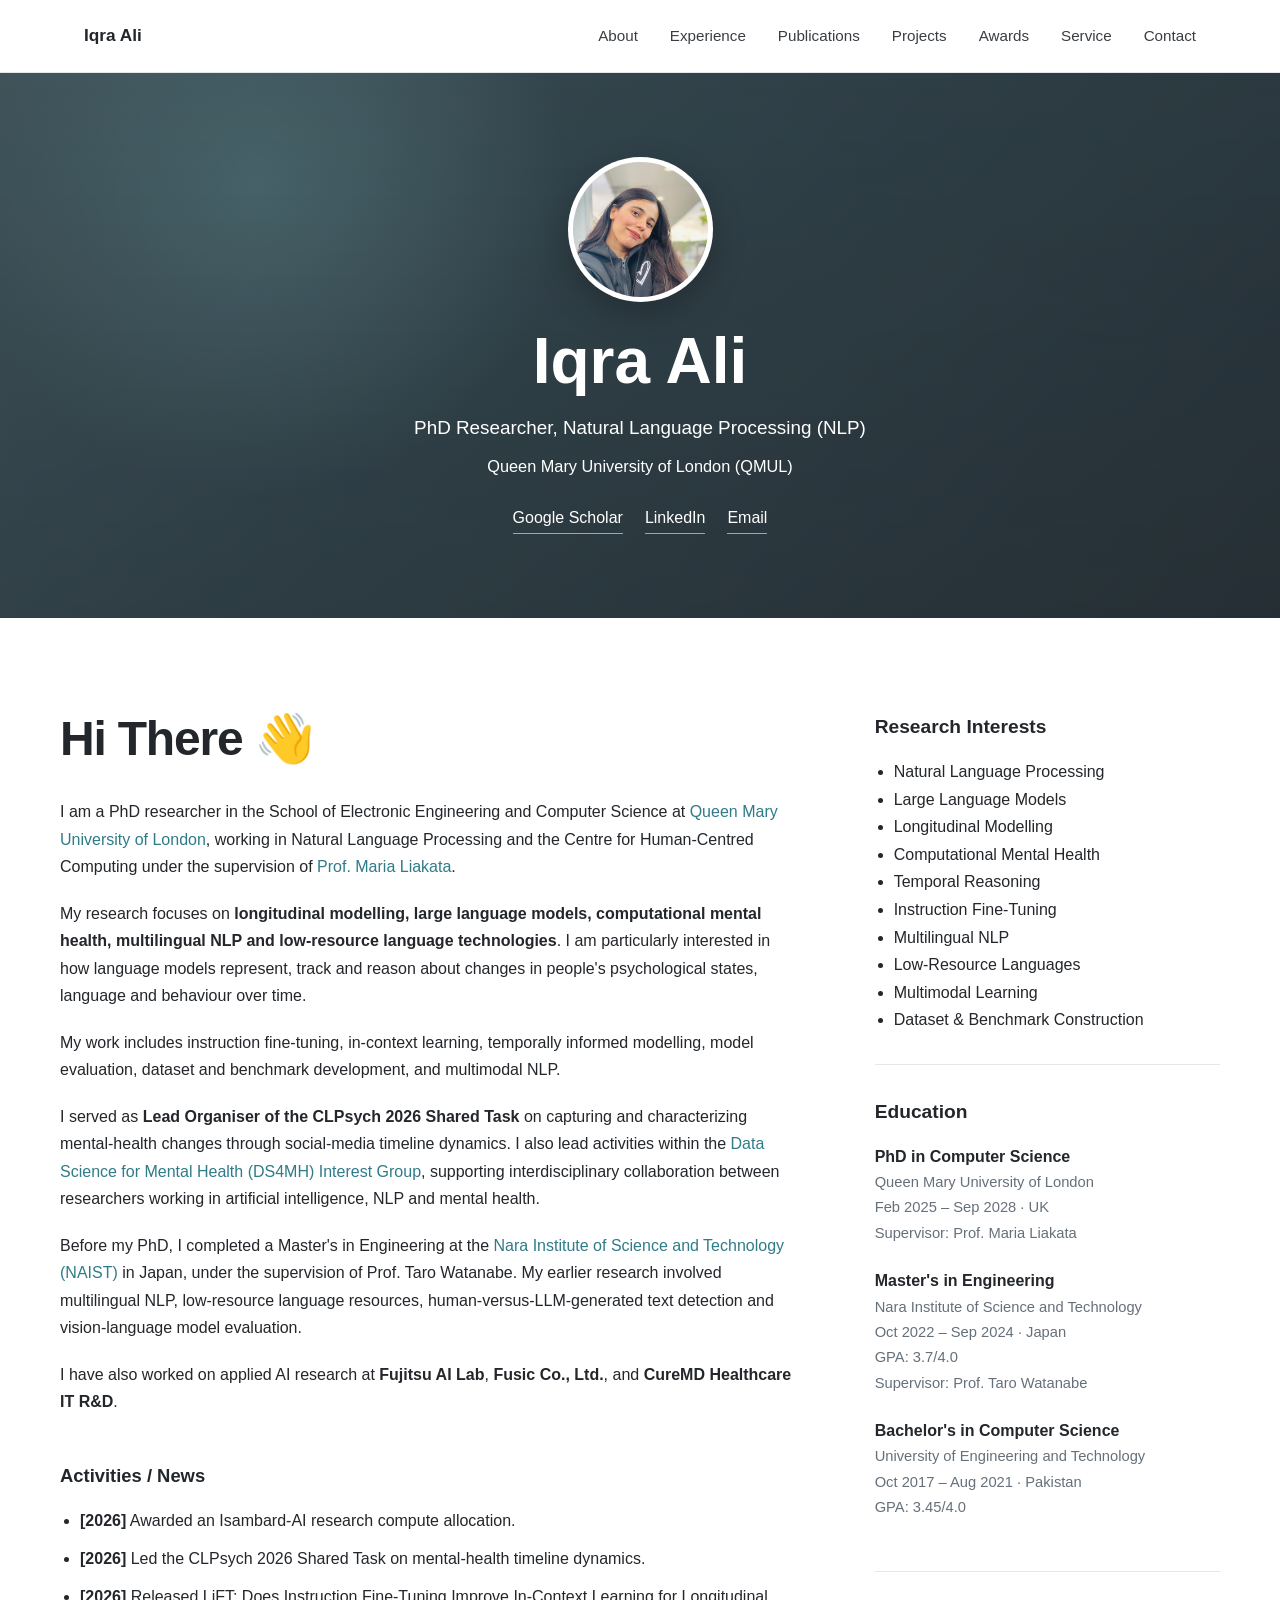
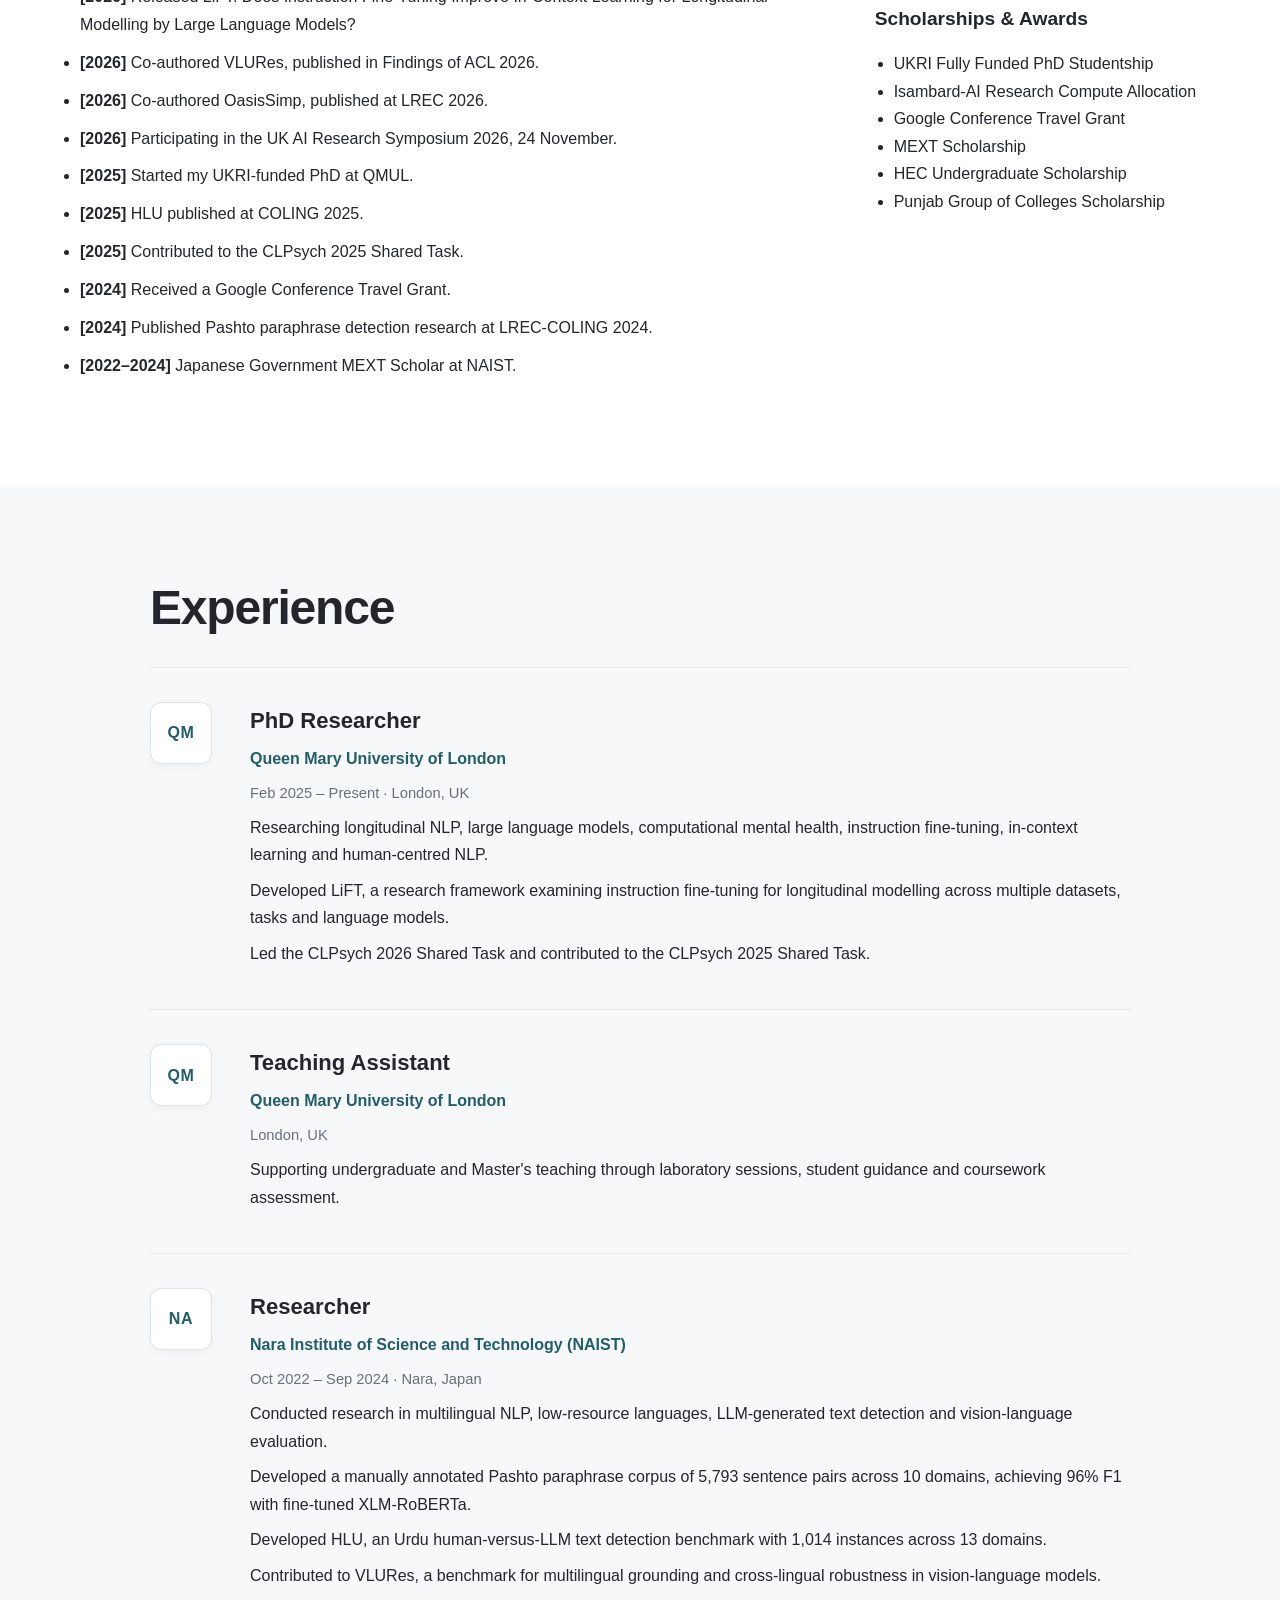
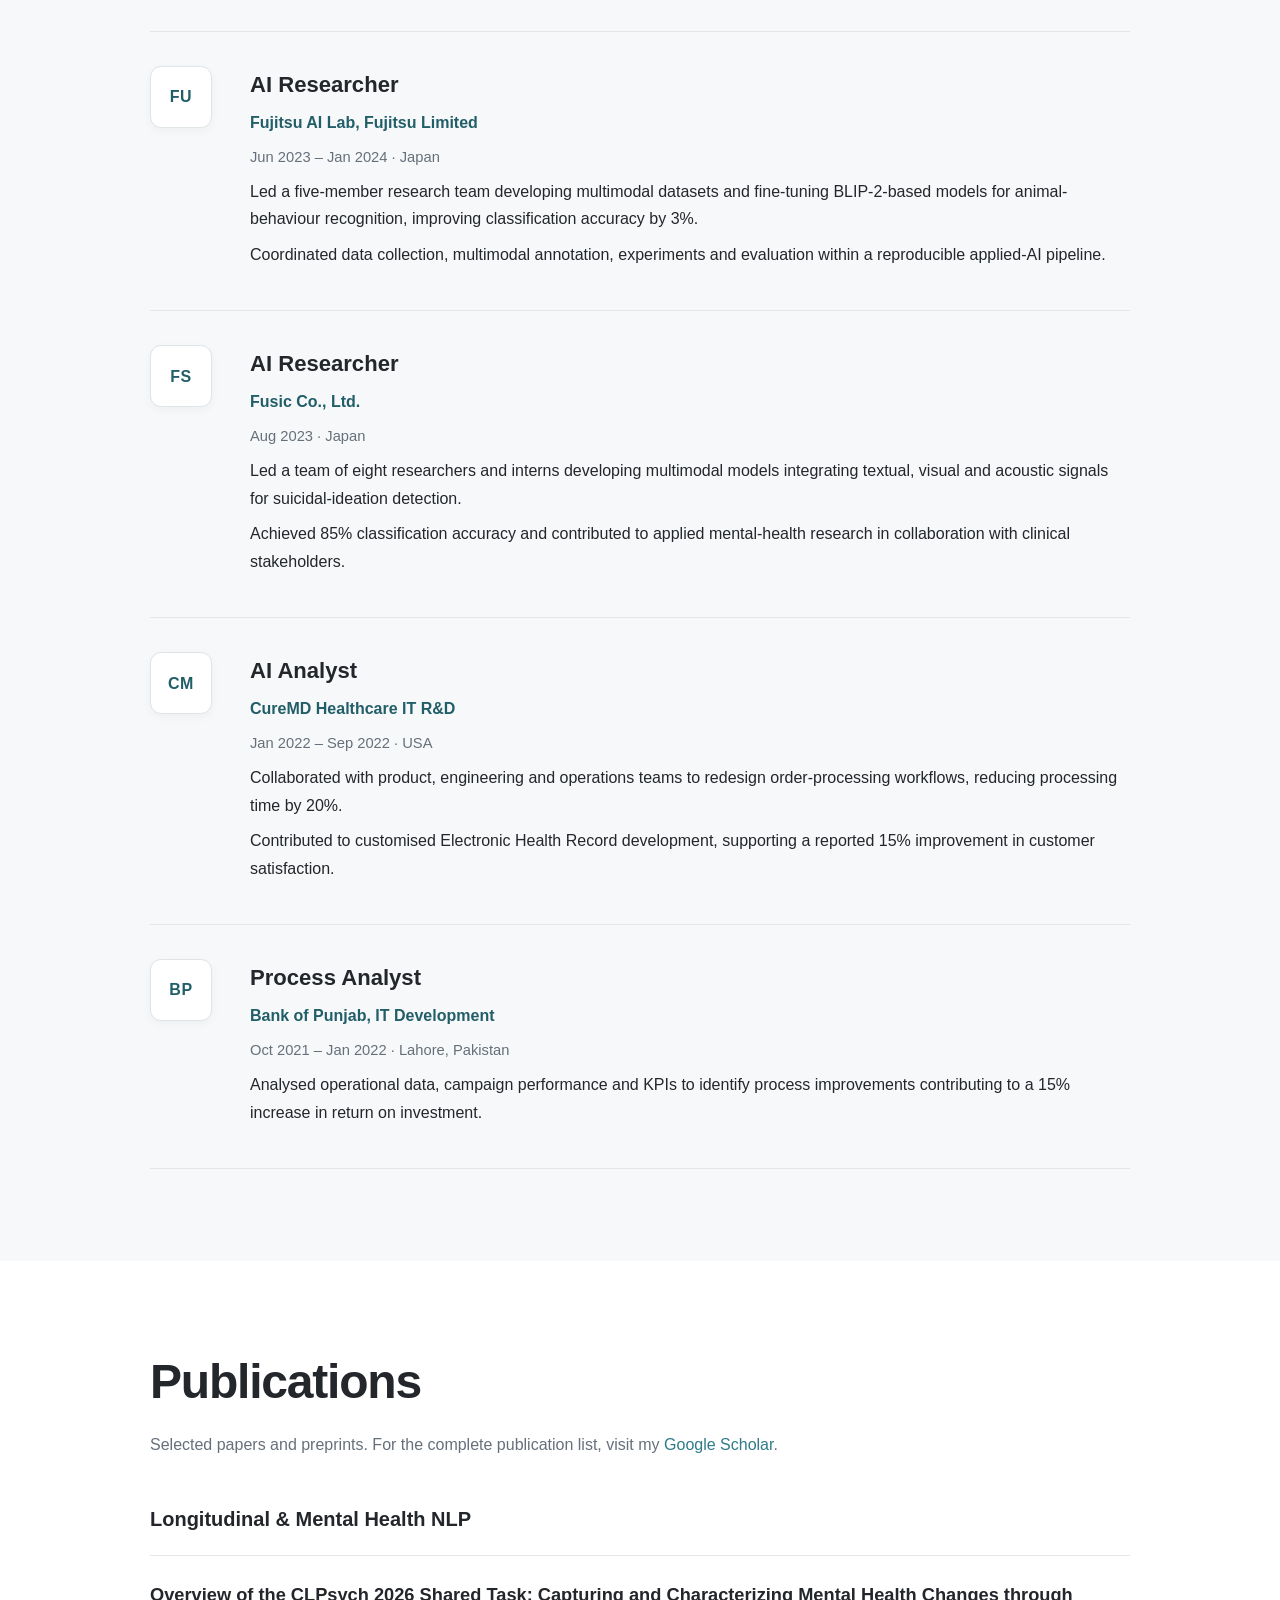
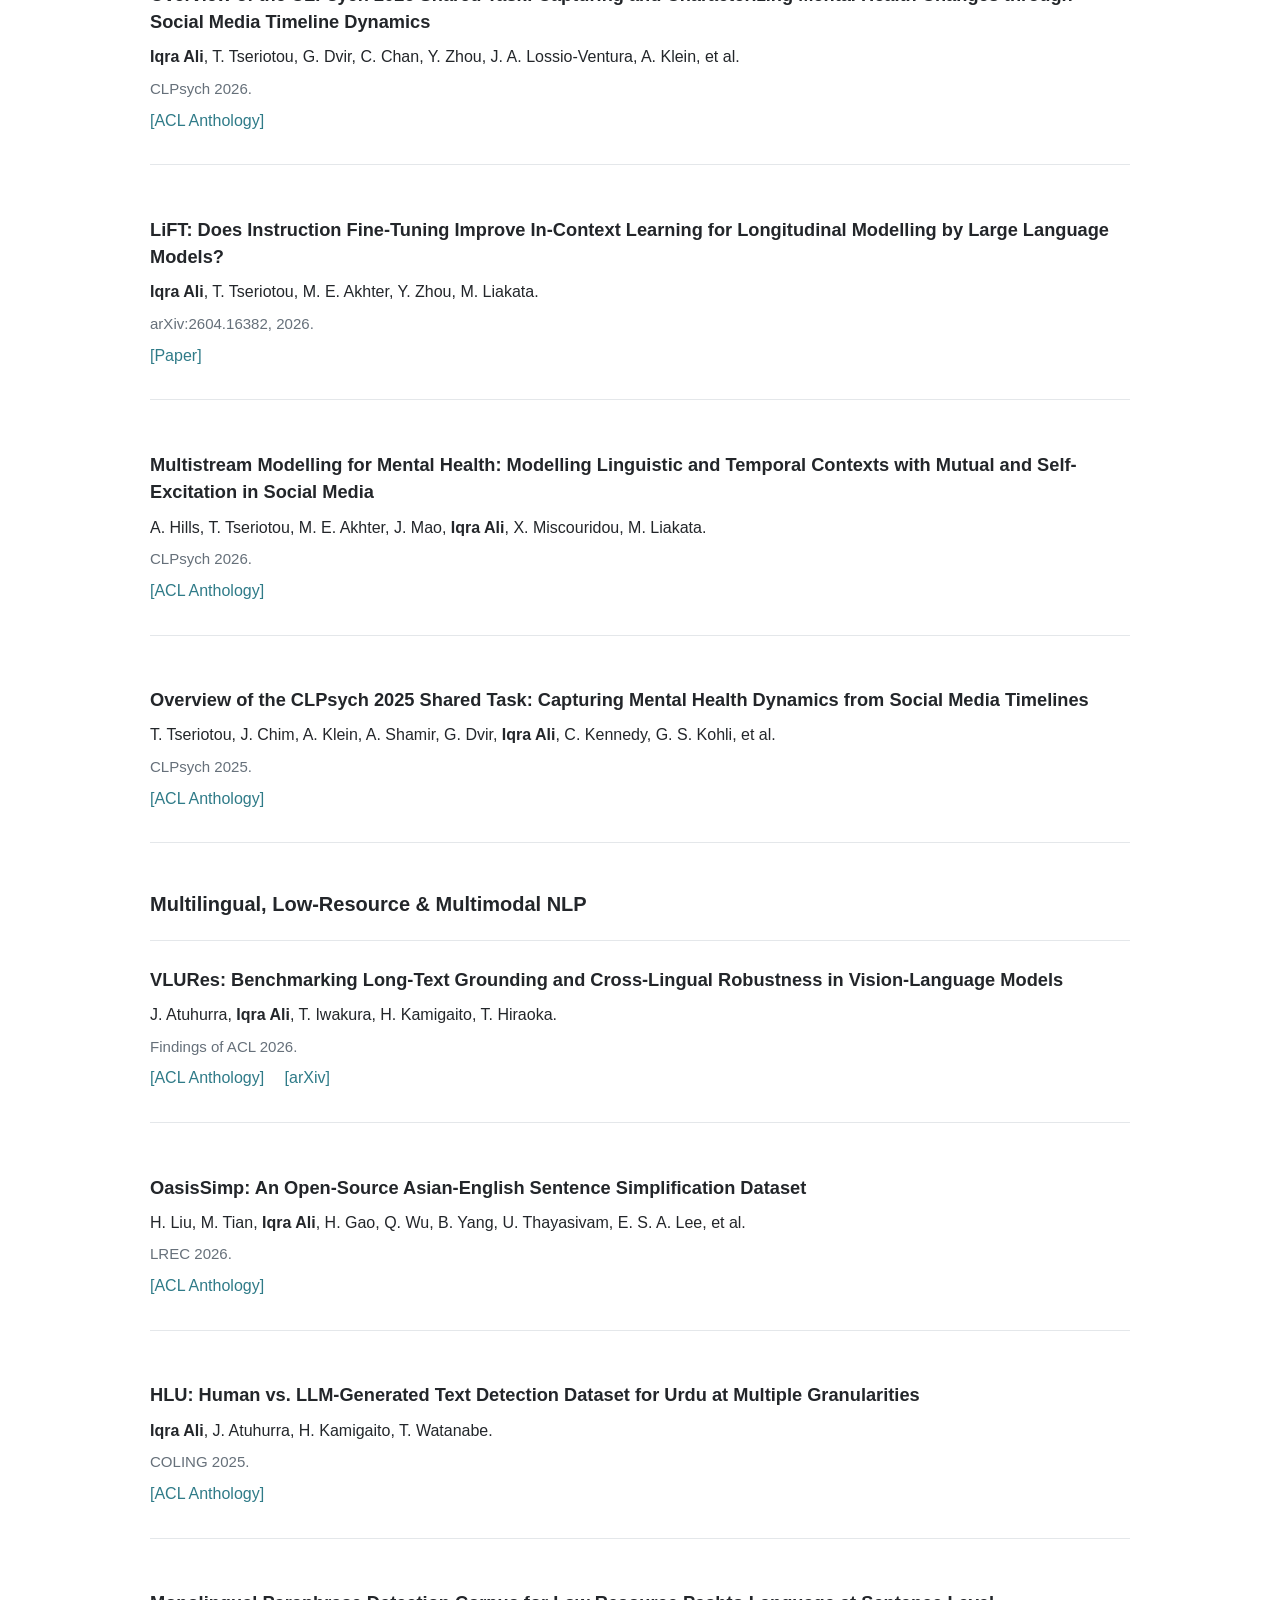
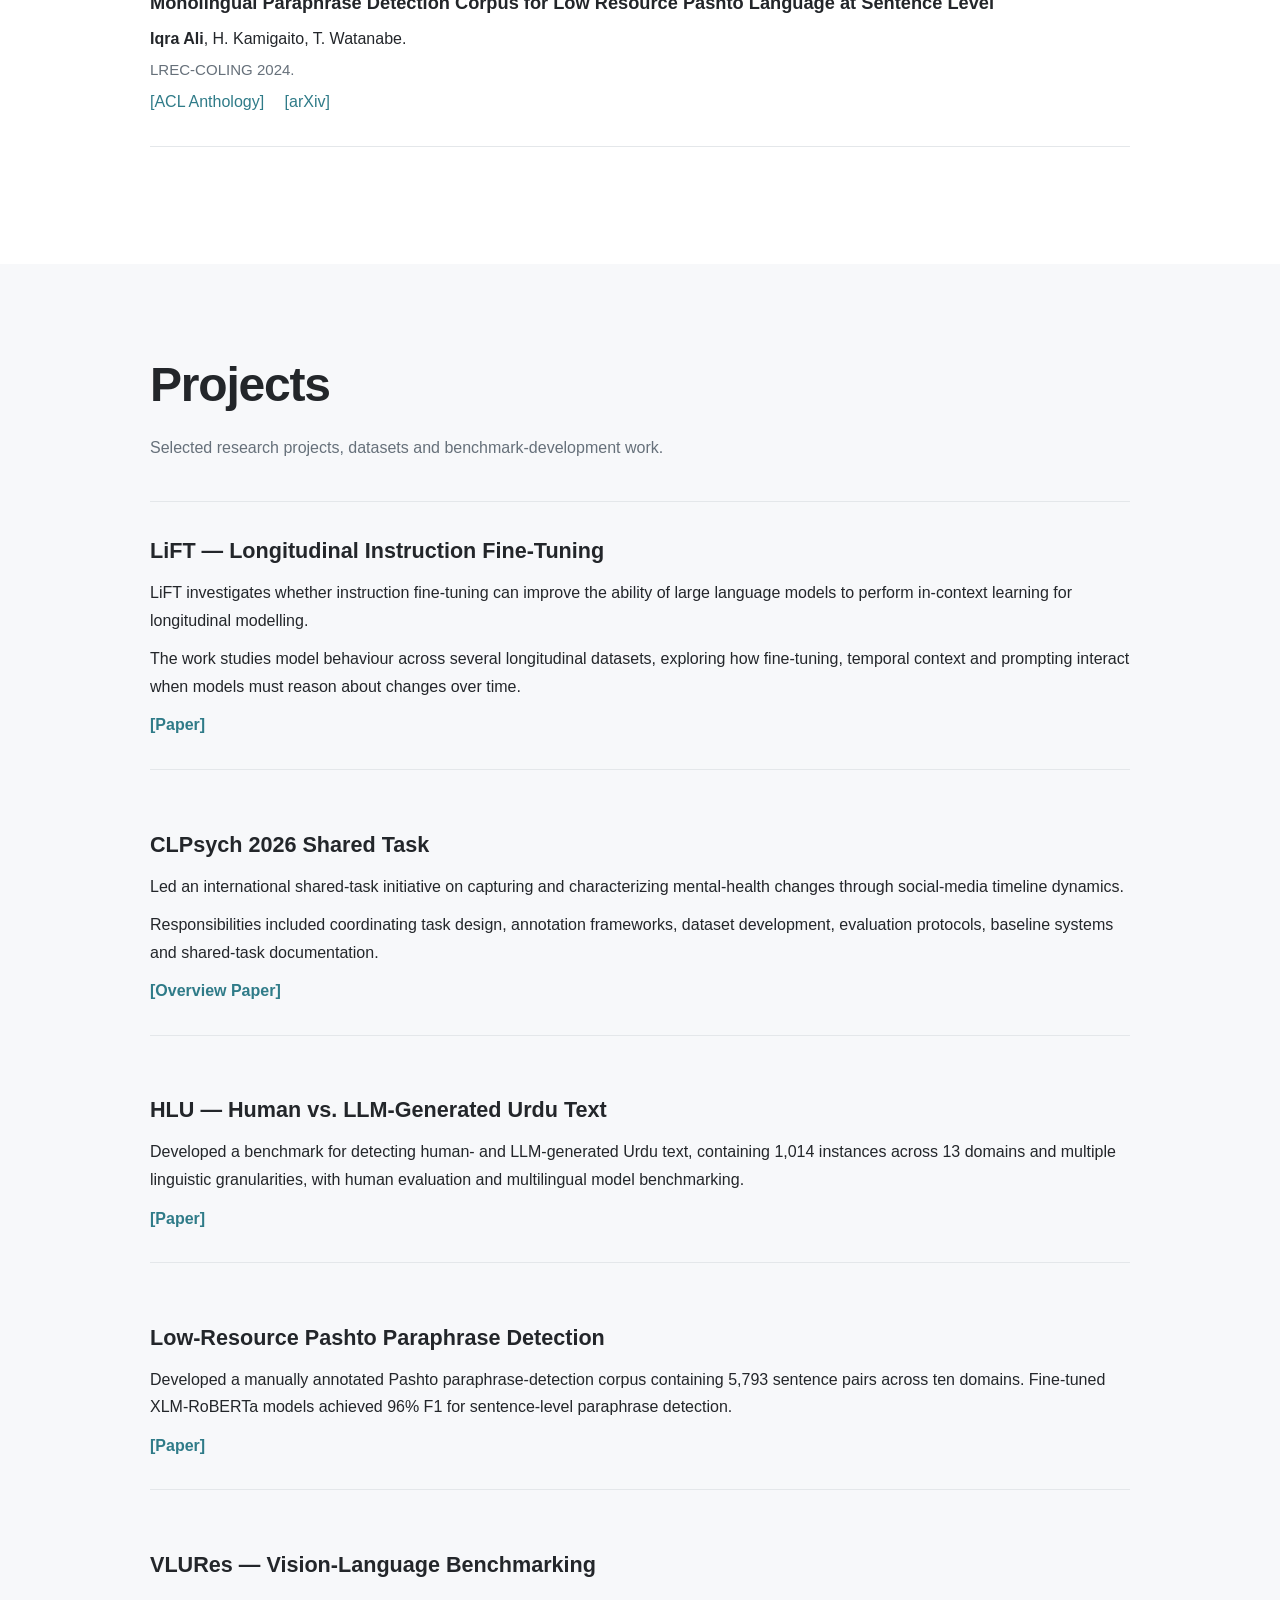
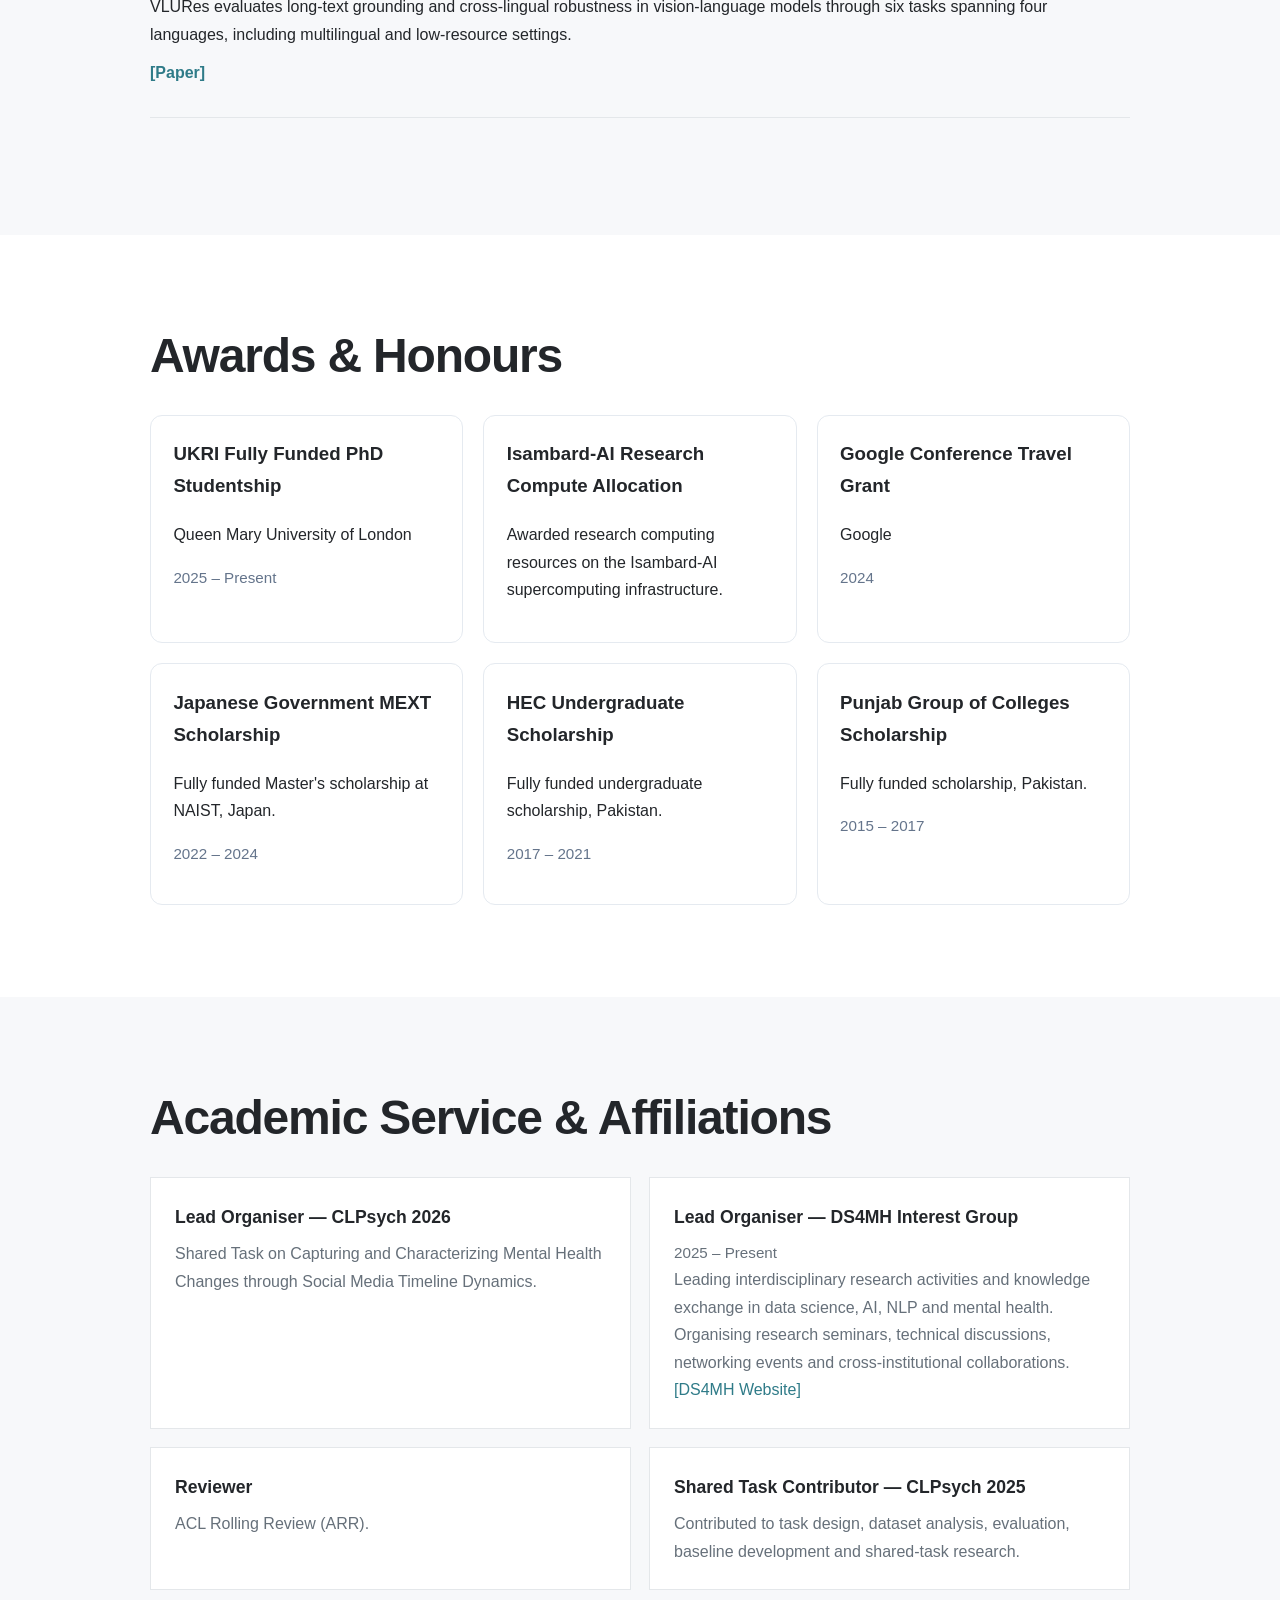
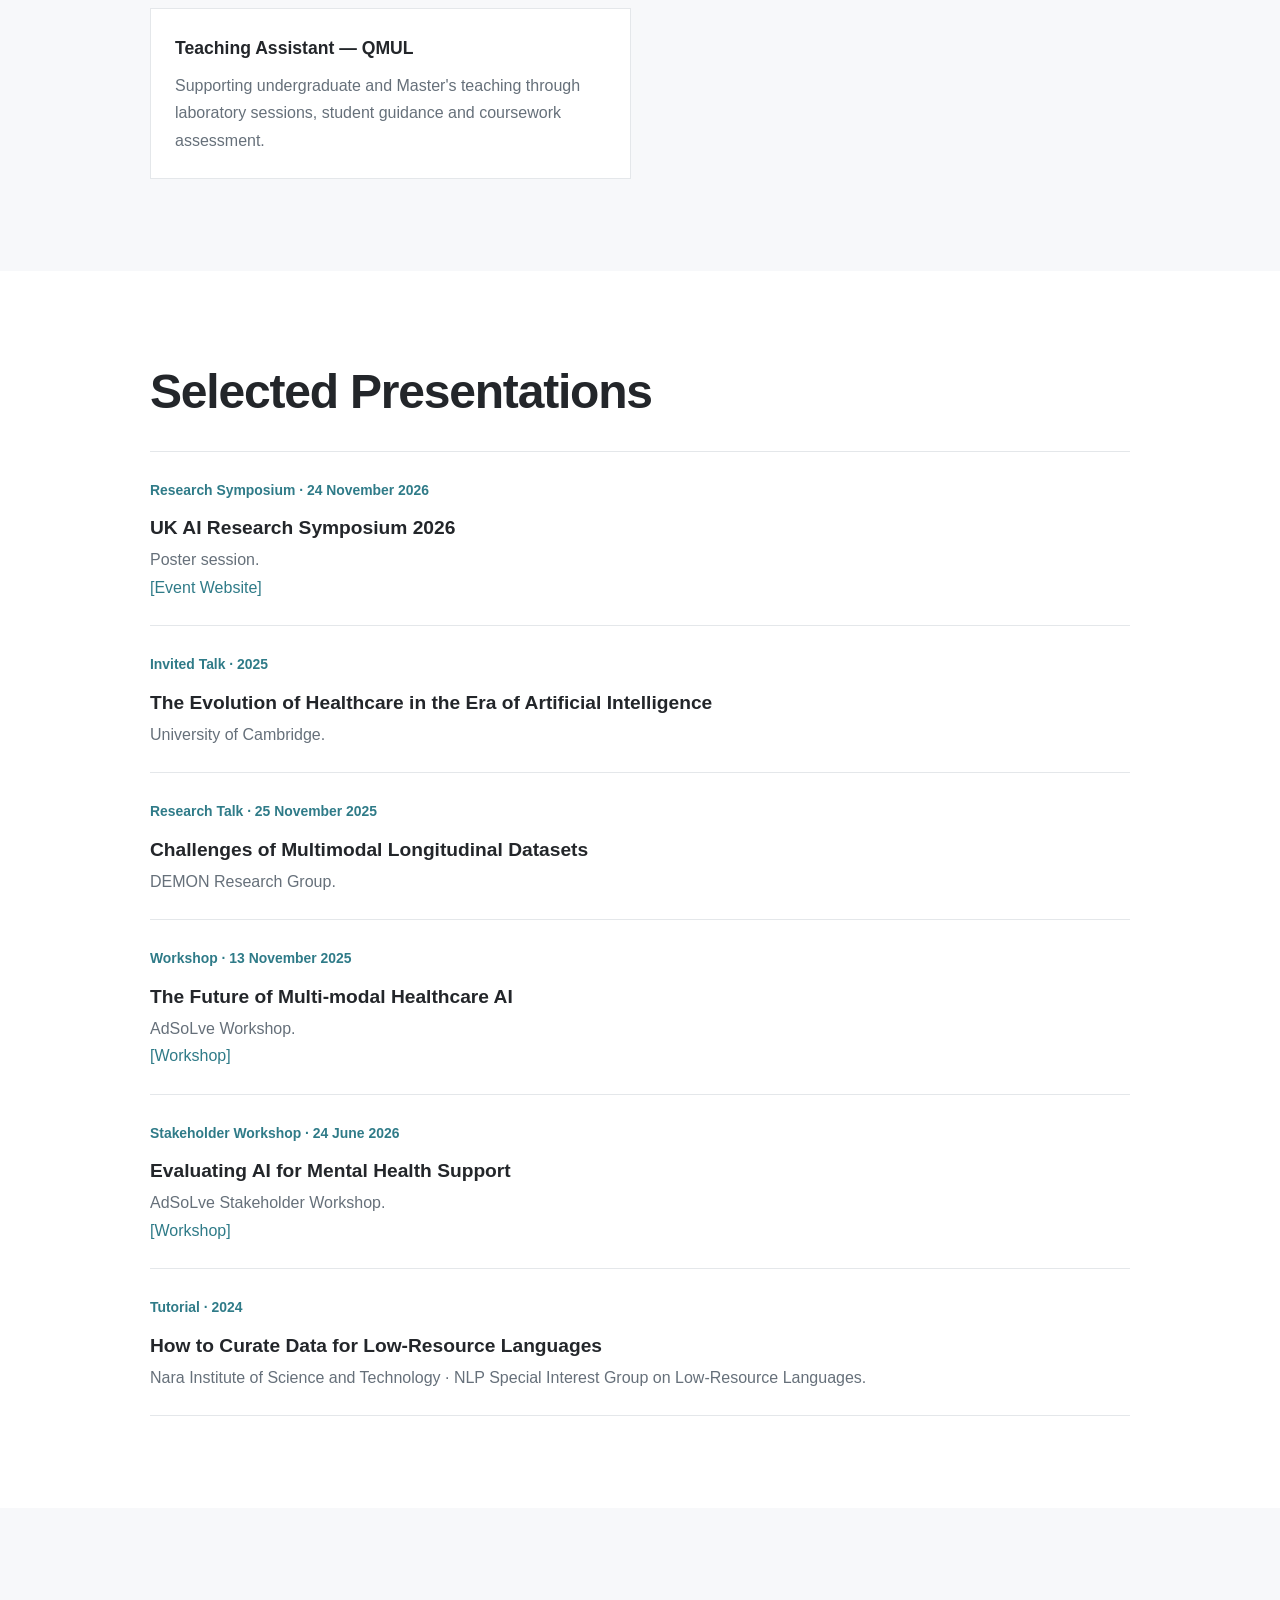
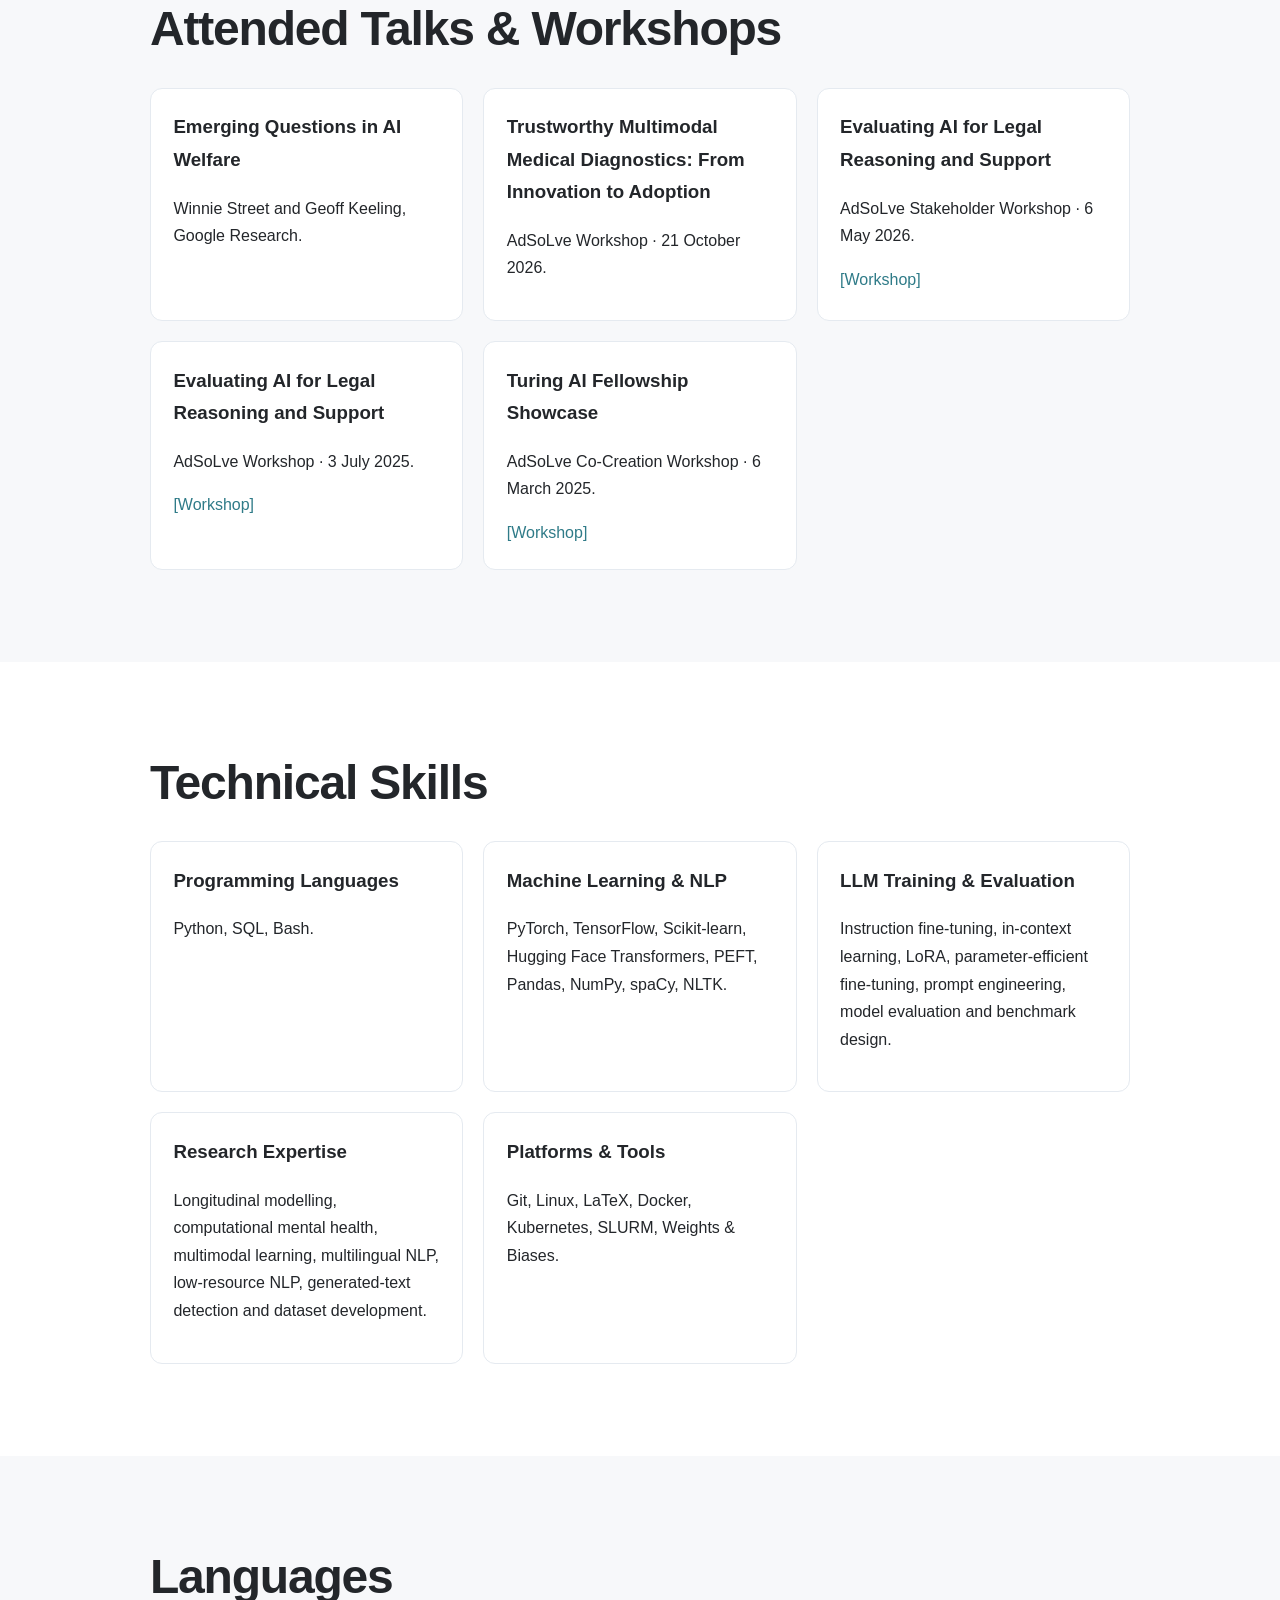
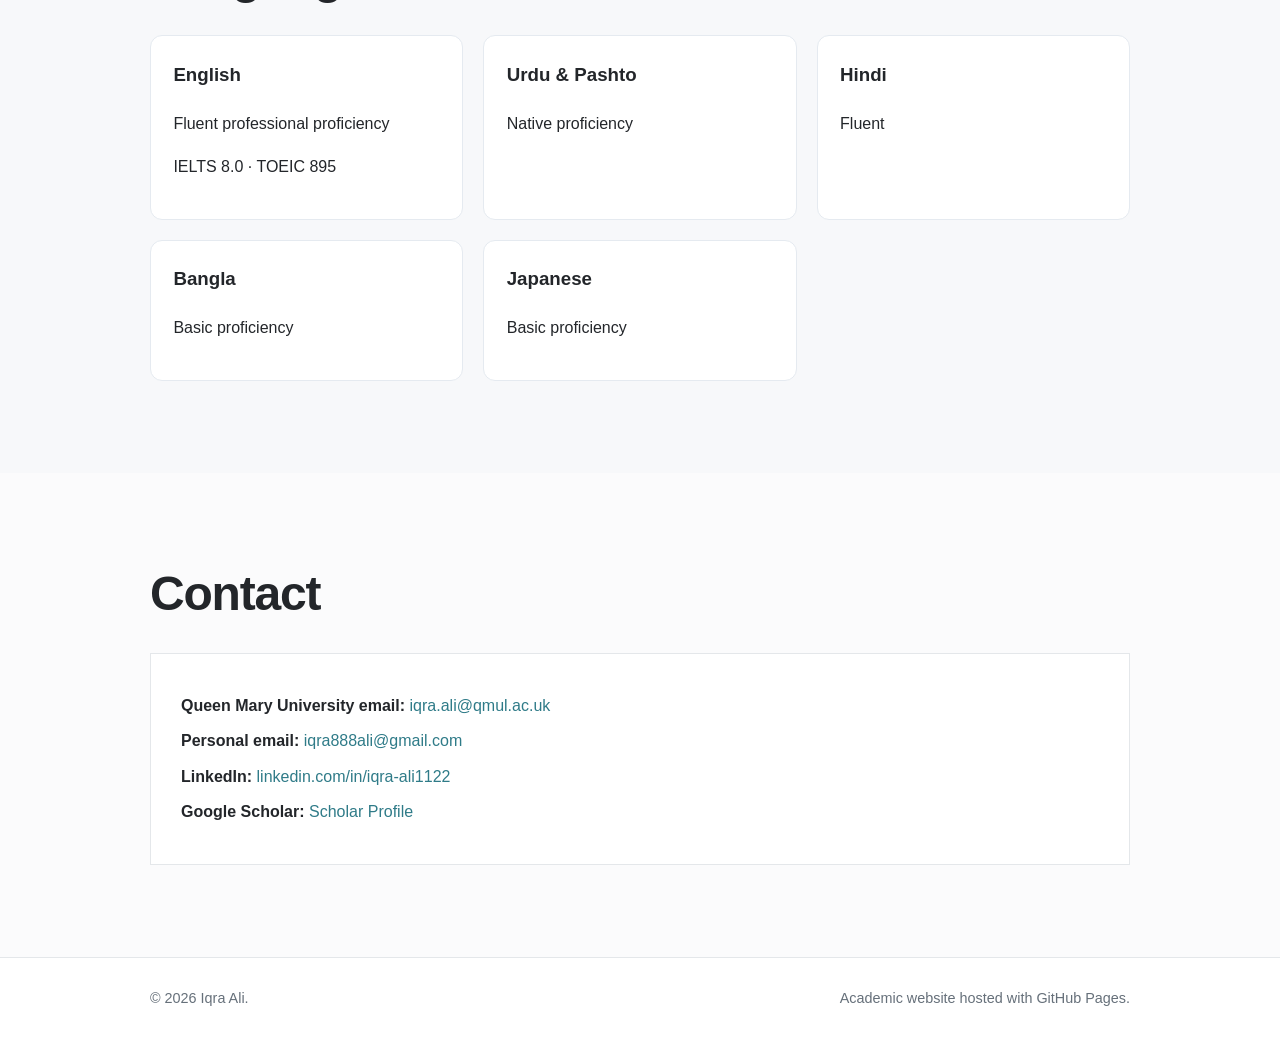
<file: index.html>
<!DOCTYPE html>
<html lang="en">
<head>
  <meta charset="UTF-8">
  <meta name="viewport" content="width=device-width, initial-scale=1.0">
  <meta name="description" content="Iqra Ali — PhD Researcher in Natural Language Processing, longitudinal modelling, large language models, computational mental health and multilingual NLP at Queen Mary University of London.">
  <meta name="author" content="Iqra Ali">
  <title>Iqra Ali | NLP Researcher</title>
  <link rel="stylesheet" href="styles.css">
  <link rel="icon" href="assets/favicon.svg" type="image/svg+xml">
  <style>
    html { scroll-behavior: smooth; }
    section[id] { scroll-margin-top: 85px; }
    .detail-grid {
      display: grid;
      grid-template-columns: repeat(auto-fit, minmax(250px, 1fr));
      gap: 1.25rem;
      margin-top: 1.5rem;
    }
    .detail-card {
      background: #fff;
      border: 1px solid #e5eaf0;
      border-radius: 12px;
      padding: 1.4rem;
    }
    .detail-card h3 { margin-top: 0; }
    .detail-card li { margin-bottom: .5rem; }
    .news-list li { margin-bottom: .65rem; }
    .publication-item, .project-item { margin-bottom: 1.6rem; }
    .pub-links a, .project-links a { margin-right: 1rem; }
    .timeline-meta { color: #64748b; font-size: .95rem; }
    .experience-content p { margin-bottom: .5rem; }
    @media(max-width: 680px) {
      .detail-grid { grid-template-columns: 1fr; }
    }
  </style>
</head>

<body>

<header class="site-header">
  <div class="nav-container">
    <a class="site-name" href="#home">Iqra Ali</a>

    <button class="mobile-menu" aria-label="Toggle navigation" aria-expanded="false">
      <span></span><span></span><span></span>
    </button>

    <nav class="nav-links" aria-label="Primary navigation">
      <a href="#about">About</a>
      <a href="#experience">Experience</a>
      <a href="#publications">Publications</a>
      <a href="#projects">Projects</a>
      <a href="#awards">Awards</a>
      <a href="#service">Service</a>
      <a href="#contact">Contact</a>
    </nav>
  </div>
</header>

<main id="home">

  <!-- HERO -->
  <section class="profile-hero">
    <div class="hero-inner">
      <div class="profile-block">
        <div class="profile-photo photo">
          <img src="assets/iqra.jpeg" alt="Iqra Ali">
        </div>

        <h1>Iqra Ali</h1>
        <p class="role">PhD Researcher, Natural Language Processing (NLP)</p>

        <p class="affiliation">
          <a href="https://www.qmul.ac.uk/" target="_blank" rel="noopener">
            Queen Mary University of London (QMUL)
          </a>
        </p>

        <div class="social-links">
          <a href="https://scholar.google.com/citations?user=gq_dEPoAAAAJ&hl=en" target="_blank" rel="noopener">Google Scholar</a>
          <a href="https://www.linkedin.com/in/iqra-ali1122/" target="_blank" rel="noopener">LinkedIn</a>
          <a href="mailto:iqra.ali@qmul.ac.uk">Email</a>
        </div>
      </div>
    </div>
  </section>

  <!-- ABOUT -->
  <section id="about" class="section white">
    <div class="section-container about-layout">
      <div class="about-main">
        <h2>Hi There 👋</h2>

        <p>
          I am a PhD researcher in the School of Electronic Engineering and
          Computer Science at
          <a href="https://www.qmul.ac.uk/" target="_blank" rel="noopener">
            Queen Mary University of London</a>,
          working in Natural Language Processing and the Centre for
          Human-Centred Computing under the supervision of
          <a href="https://www.qmul.ac.uk/eecs/people/profiles/liakatamaria.html"
             target="_blank" rel="noopener">Prof. Maria Liakata</a>.
        </p>

        <p>
          My research focuses on <strong>longitudinal modelling, large language
          models, computational mental health, multilingual NLP and low-resource
          language technologies</strong>. I am particularly interested in how
          language models represent, track and reason about changes in people's
          psychological states, language and behaviour over time.
        </p>

        <p>
          My work includes instruction fine-tuning, in-context learning,
          temporally informed modelling, model evaluation, dataset and benchmark
          development, and multimodal NLP.
        </p>

        <p>
          I served as <strong>Lead Organiser of the CLPsych 2026 Shared Task</strong>
          on capturing and characterizing mental-health changes through
          social-media timeline dynamics. I also lead activities within the
          <a href="https://turing-ds4mh.github.io/" target="_blank" rel="noopener">
            Data Science for Mental Health (DS4MH) Interest Group</a>,
          supporting interdisciplinary collaboration between researchers working
          in artificial intelligence, NLP and mental health.
        </p>

        <p>
          Before my PhD, I completed a Master's in Engineering at the
          <a href="https://www.naist.jp/en/" target="_blank" rel="noopener">
            Nara Institute of Science and Technology (NAIST)</a>
          in Japan, under the supervision of Prof. Taro Watanabe.
          My earlier research involved multilingual NLP, low-resource language
          resources, human-versus-LLM-generated text detection and
          vision-language model evaluation.
        </p>

        <p>
          I have also worked on applied AI research at
          <strong>Fujitsu AI Lab</strong>,
          <strong>Fusic Co., Ltd.</strong>, and
          <strong>CureMD Healthcare IT R&amp;D</strong>.
        </p>

        <h3 class="subheading">Activities / News</h3>
        <ul class="news-list">
          <li><strong>[2026]</strong> Awarded an Isambard-AI research compute allocation.</li>
          <li><strong>[2026]</strong> Led the CLPsych 2026 Shared Task on mental-health timeline dynamics.</li>
          <li><strong>[2026]</strong> Released LiFT: Does Instruction Fine-Tuning Improve In-Context Learning for Longitudinal Modelling by Large Language Models?</li>
          <li><strong>[2026]</strong> Co-authored VLURes, published in Findings of ACL 2026.</li>
          <li><strong>[2026]</strong> Co-authored OasisSimp, published at LREC 2026.</li>
          <li><strong>[2026]</strong> Participating in the UK AI Research Symposium 2026, 24 November.</li>
          <li><strong>[2025]</strong> Started my UKRI-funded PhD at QMUL.</li>
          <li><strong>[2025]</strong> HLU published at COLING 2025.</li>
          <li><strong>[2025]</strong> Contributed to the CLPsych 2025 Shared Task.</li>
          <li><strong>[2024]</strong> Received a Google Conference Travel Grant.</li>
          <li><strong>[2024]</strong> Published Pashto paraphrase detection research at LREC-COLING 2024.</li>
          <li><strong>[2022–2024]</strong> Japanese Government MEXT Scholar at NAIST.</li>
        </ul>
      </div>

      <aside class="about-side">
        <div class="side-block">
          <h3>Research Interests</h3>
          <ul>
            <li>Natural Language Processing</li>
            <li>Large Language Models</li>
            <li>Longitudinal Modelling</li>
            <li>Computational Mental Health</li>
            <li>Temporal Reasoning</li>
            <li>Instruction Fine-Tuning</li>
            <li>Multilingual NLP</li>
            <li>Low-Resource Languages</li>
            <li>Multimodal Learning</li>
            <li>Dataset &amp; Benchmark Construction</li>
          </ul>
        </div>

        <div class="side-block">
          <h3>Education</h3>
          <div class="edu-item">
            <strong>PhD in Computer Science</strong>
            <span>Queen Mary University of London</span>
            <span>Feb 2025 – Sep 2028 · UK</span>
            <span>Supervisor: Prof. Maria Liakata</span>
          </div>

          <div class="edu-item">
            <strong>Master's in Engineering</strong>
            <span>Nara Institute of Science and Technology</span>
            <span>Oct 2022 – Sep 2024 · Japan</span>
            <span>GPA: 3.7/4.0</span>
            <span>Supervisor: Prof. Taro Watanabe</span>
          </div>

          <div class="edu-item">
            <strong>Bachelor's in Computer Science</strong>
            <span>University of Engineering and Technology</span>
            <span>Oct 2017 – Aug 2021 · Pakistan</span>
            <span>GPA: 3.45/4.0</span>
          </div>
        </div>

        <div class="side-block">
          <h3>Scholarships &amp; Awards</h3>
          <ul>
            <li>UKRI Fully Funded PhD Studentship</li>
            <li>Isambard-AI Research Compute Allocation</li>
            <li>Google Conference Travel Grant</li>
            <li>MEXT Scholarship</li>
            <li>HEC Undergraduate Scholarship</li>
            <li>Punjab Group of Colleges Scholarship</li>
          </ul>
        </div>
      </aside>
    </div>
  </section>

  <!-- EXPERIENCE -->
  <section id="experience" class="section soft">
    <div class="section-container narrow">
      <h2 class="section-title">Experience</h2>
      <div class="experience-list">

        <article class="experience-item">
          <div class="experience-icon">QM</div>
          <div class="experience-content">
            <h3>PhD Researcher</h3>
            <p class="org">Queen Mary University of London</p>
            <p class="meta">Feb 2025 – Present · London, UK</p>
            <p>
              Researching longitudinal NLP, large language models,
              computational mental health, instruction fine-tuning,
              in-context learning and human-centred NLP.
            </p>
            <p>
              Developed LiFT, a research framework examining instruction
              fine-tuning for longitudinal modelling across multiple
              datasets, tasks and language models.
            </p>
            <p>
              Led the CLPsych 2026 Shared Task and contributed to the
              CLPsych 2025 Shared Task.
            </p>
          </div>
        </article>

        <article class="experience-item">
          <div class="experience-icon">QM</div>
          <div class="experience-content">
            <h3>Teaching Assistant</h3>
            <p class="org">Queen Mary University of London</p>
            <p class="meta">London, UK</p>
            <p>
              Supporting undergraduate and Master's teaching through
              laboratory sessions, student guidance and coursework assessment.
            </p>
          </div>
        </article>

        <article class="experience-item">
          <div class="experience-icon">NA</div>
          <div class="experience-content">
            <h3>Researcher</h3>
            <p class="org">Nara Institute of Science and Technology (NAIST)</p>
            <p class="meta">Oct 2022 – Sep 2024 · Nara, Japan</p>
            <p>
              Conducted research in multilingual NLP, low-resource languages,
              LLM-generated text detection and vision-language evaluation.
            </p>
            <p>
              Developed a manually annotated Pashto paraphrase corpus of
              5,793 sentence pairs across 10 domains, achieving 96% F1
              with fine-tuned XLM-RoBERTa.
            </p>
            <p>
              Developed HLU, an Urdu human-versus-LLM text detection benchmark
              with 1,014 instances across 13 domains.
            </p>
            <p>
              Contributed to VLURes, a benchmark for multilingual grounding
              and cross-lingual robustness in vision-language models.
            </p>
          </div>
        </article>

        <article class="experience-item">
          <div class="experience-icon">FU</div>
          <div class="experience-content">
            <h3>AI Researcher</h3>
            <p class="org">Fujitsu AI Lab, Fujitsu Limited</p>
            <p class="meta">Jun 2023 – Jan 2024 · Japan</p>
            <p>
              Led a five-member research team developing multimodal datasets
              and fine-tuning BLIP-2-based models for animal-behaviour
              recognition, improving classification accuracy by 3%.
            </p>
            <p>
              Coordinated data collection, multimodal annotation, experiments
              and evaluation within a reproducible applied-AI pipeline.
            </p>
          </div>
        </article>

        <article class="experience-item">
          <div class="experience-icon">FS</div>
          <div class="experience-content">
            <h3>AI Researcher</h3>
            <p class="org">Fusic Co., Ltd.</p>
            <p class="meta">Aug 2023 · Japan</p>
            <p>
              Led a team of eight researchers and interns developing multimodal
              models integrating textual, visual and acoustic signals for
              suicidal-ideation detection.
            </p>
            <p>
              Achieved 85% classification accuracy and contributed to applied
              mental-health research in collaboration with clinical stakeholders.
            </p>
          </div>
        </article>

        <article class="experience-item">
          <div class="experience-icon">CM</div>
          <div class="experience-content">
            <h3>AI Analyst</h3>
            <p class="org">CureMD Healthcare IT R&amp;D</p>
            <p class="meta">Jan 2022 – Sep 2022 · USA</p>
            <p>
              Collaborated with product, engineering and operations teams to
              redesign order-processing workflows, reducing processing
              time by 20%.
            </p>
            <p>
              Contributed to customised Electronic Health Record development,
              supporting a reported 15% improvement in customer satisfaction.
            </p>
          </div>
        </article>

        <article class="experience-item">
          <div class="experience-icon">BP</div>
          <div class="experience-content">
            <h3>Process Analyst</h3>
            <p class="org">Bank of Punjab, IT Development</p>
            <p class="meta">Oct 2021 – Jan 2022 · Lahore, Pakistan</p>
            <p>
              Analysed operational data, campaign performance and KPIs to
              identify process improvements contributing to a 15% increase
              in return on investment.
            </p>
          </div>
        </article>

      </div>
    </div>
  </section>

  <!-- PUBLICATIONS -->
  <section id="publications" class="section white">
    <div class="section-container narrow">
      <h2 class="section-title">Publications</h2>
      <p class="section-intro">
        Selected papers and preprints. For the complete publication list,
        visit my
        <a href="https://scholar.google.com/citations?user=gq_dEPoAAAAJ&hl=en"
           target="_blank" rel="noopener">Google Scholar</a>.
      </p>

      <h3 class="pub-category">Longitudinal &amp; Mental Health NLP</h3>
      <div class="publication-list">

        <article class="publication-item">
          <h4>Overview of the CLPsych 2026 Shared Task: Capturing and Characterizing Mental Health Changes through Social Media Timeline Dynamics</h4>
          <p><strong>Iqra Ali</strong>, T. Tseriotou, G. Dvir, C. Chan, Y. Zhou, J. A. Lossio-Ventura, A. Klein, et al.</p>
          <p class="venue">CLPsych 2026.</p>
          <p class="pub-links">
            <a href="https://aclanthology.org/2026.clpsych-1.32/" target="_blank" rel="noopener">[ACL Anthology]</a>
          </p>
        </article>

        <article class="publication-item">
          <h4>LiFT: Does Instruction Fine-Tuning Improve In-Context Learning for Longitudinal Modelling by Large Language Models?</h4>
          <p><strong>Iqra Ali</strong>, T. Tseriotou, M. E. Akhter, Y. Zhou, M. Liakata.</p>
          <p class="venue">arXiv:2604.16382, 2026.</p>
          <p class="pub-links">
            <a href="https://arxiv.org/abs/2604.16382" target="_blank" rel="noopener">[Paper]</a>
          </p>
        </article>

        <article class="publication-item">
          <h4>Multistream Modelling for Mental Health: Modelling Linguistic and Temporal Contexts with Mutual and Self-Excitation in Social Media</h4>
          <p>A. Hills, T. Tseriotou, M. E. Akhter, J. Mao, <strong>Iqra Ali</strong>, X. Miscouridou, M. Liakata.</p>
          <p class="venue">CLPsych 2026.</p>
          <p class="pub-links">
            <a href="https://aclanthology.org/2026.clpsych-1.5/" target="_blank" rel="noopener">[ACL Anthology]</a>
          </p>
        </article>

        <article class="publication-item">
          <h4>Overview of the CLPsych 2025 Shared Task: Capturing Mental Health Dynamics from Social Media Timelines</h4>
          <p>T. Tseriotou, J. Chim, A. Klein, A. Shamir, G. Dvir, <strong>Iqra Ali</strong>, C. Kennedy, G. S. Kohli, et al.</p>
          <p class="venue">CLPsych 2025.</p>
          <p class="pub-links">
            <a href="https://aclanthology.org/2025.clpsych-1.16/" target="_blank" rel="noopener">[ACL Anthology]</a>
          </p>
        </article>
      </div>

      <h3 class="pub-category">Multilingual, Low-Resource &amp; Multimodal NLP</h3>
      <div class="publication-list">

        <article class="publication-item">
          <h4>VLURes: Benchmarking Long-Text Grounding and Cross-Lingual Robustness in Vision-Language Models</h4>
          <p>J. Atuhurra, <strong>Iqra Ali</strong>, T. Iwakura, H. Kamigaito, T. Hiraoka.</p>
          <p class="venue">Findings of ACL 2026.</p>
          <p class="pub-links">
            <a href="https://aclanthology.org/2026.findings-acl.1367/" target="_blank" rel="noopener">[ACL Anthology]</a>
            <a href="https://arxiv.org/abs/2406.15359" target="_blank" rel="noopener">[arXiv]</a>
          </p>
        </article>

        <article class="publication-item">
          <h4>OasisSimp: An Open-Source Asian-English Sentence Simplification Dataset</h4>
          <p>H. Liu, M. Tian, <strong>Iqra Ali</strong>, H. Gao, Q. Wu, B. Yang, U. Thayasivam, E. S. A. Lee, et al.</p>
          <p class="venue">LREC 2026.</p>
          <p class="pub-links">
            <a href="https://aclanthology.org/2026.lrec-1.483/" target="_blank" rel="noopener">[ACL Anthology]</a>
          </p>
        </article>

        <article class="publication-item">
          <h4>HLU: Human vs. LLM-Generated Text Detection Dataset for Urdu at Multiple Granularities</h4>
          <p><strong>Iqra Ali</strong>, J. Atuhurra, H. Kamigaito, T. Watanabe.</p>
          <p class="venue">COLING 2025.</p>
          <p class="pub-links">
            <a href="https://aclanthology.org/2025.coling-main.235/" target="_blank" rel="noopener">[ACL Anthology]</a>
          </p>
        </article>

        <article class="publication-item">
          <h4>Monolingual Paraphrase Detection Corpus for Low Resource Pashto Language at Sentence Level</h4>
          <p><strong>Iqra Ali</strong>, H. Kamigaito, T. Watanabe.</p>
          <p class="venue">LREC-COLING 2024.</p>
          <p class="pub-links">
            <a href="https://aclanthology.org/2024.lrec-main.1011/" target="_blank" rel="noopener">[ACL Anthology]</a>
            <a href="https://arxiv.org/abs/2404.08666" target="_blank" rel="noopener">[arXiv]</a>
          </p>
        </article>
      </div>
    </div>
  </section>

  <!-- PROJECTS -->
  <section id="projects" class="section soft">
    <div class="section-container narrow">
      <h2 class="section-title">Projects</h2>
      <p class="section-intro">Selected research projects, datasets and benchmark-development work.</p>

      <div class="project-list">
        <article class="project-item">
          <h3>LiFT — Longitudinal Instruction Fine-Tuning</h3>
          <p>
            LiFT investigates whether instruction fine-tuning can improve
            the ability of large language models to perform in-context
            learning for longitudinal modelling.
          </p>
          <p>
            The work studies model behaviour across several longitudinal
            datasets, exploring how fine-tuning, temporal context and
            prompting interact when models must reason about changes over time.
          </p>
          <div class="project-links">
            <a href="https://arxiv.org/abs/2604.16382" target="_blank" rel="noopener">[Paper]</a>
          </div>
        </article>

        <article class="project-item">
          <h3>CLPsych 2026 Shared Task</h3>
          <p>
            Led an international shared-task initiative on capturing
            and characterizing mental-health changes through social-media
            timeline dynamics.
          </p>
          <p>
            Responsibilities included coordinating task design,
            annotation frameworks, dataset development, evaluation protocols,
            baseline systems and shared-task documentation.
          </p>
          <div class="project-links">
            <a href="https://aclanthology.org/2026.clpsych-1.32/" target="_blank" rel="noopener">[Overview Paper]</a>
          </div>
        </article>

        <article class="project-item">
          <h3>HLU — Human vs. LLM-Generated Urdu Text</h3>
          <p>
            Developed a benchmark for detecting human- and LLM-generated
            Urdu text, containing 1,014 instances across 13 domains and
            multiple linguistic granularities, with human evaluation and
            multilingual model benchmarking.
          </p>
          <div class="project-links">
            <a href="https://aclanthology.org/2025.coling-main.235/" target="_blank" rel="noopener">[Paper]</a>
          </div>
        </article>

        <article class="project-item">
          <h3>Low-Resource Pashto Paraphrase Detection</h3>
          <p>
            Developed a manually annotated Pashto paraphrase-detection corpus
            containing 5,793 sentence pairs across ten domains.
            Fine-tuned XLM-RoBERTa models achieved 96% F1 for
            sentence-level paraphrase detection.
          </p>
          <div class="project-links">
            <a href="https://aclanthology.org/2024.lrec-main.1011/" target="_blank" rel="noopener">[Paper]</a>
          </div>
        </article>

        <article class="project-item">
          <h3>VLURes — Vision-Language Benchmarking</h3>
          <p>
            VLURes evaluates long-text grounding and cross-lingual
            robustness in vision-language models through six tasks
            spanning four languages, including multilingual and
            low-resource settings.
          </p>
          <div class="project-links">
            <a href="https://aclanthology.org/2026.findings-acl.1367/" target="_blank" rel="noopener">[Paper]</a>
          </div>
        </article>
      </div>
    </div>
  </section>

  <!-- AWARDS -->
  <section id="awards" class="section white">
    <div class="section-container narrow">
      <h2 class="section-title">Awards &amp; Honours</h2>

      <div class="detail-grid">
        <article class="detail-card">
          <h3>UKRI Fully Funded PhD Studentship</h3>
          <p>Queen Mary University of London</p>
          <p class="timeline-meta">2025 – Present</p>
        </article>

        <article class="detail-card">
          <h3>Isambard-AI Research Compute Allocation</h3>
          <p>Awarded research computing resources on the Isambard-AI supercomputing infrastructure.</p>
        </article>

        <article class="detail-card">
          <h3>Google Conference Travel Grant</h3>
          <p>Google</p>
          <p class="timeline-meta">2024</p>
        </article>

        <article class="detail-card">
          <h3>Japanese Government MEXT Scholarship</h3>
          <p>Fully funded Master's scholarship at NAIST, Japan.</p>
          <p class="timeline-meta">2022 – 2024</p>
        </article>

        <article class="detail-card">
          <h3>HEC Undergraduate Scholarship</h3>
          <p>Fully funded undergraduate scholarship, Pakistan.</p>
          <p class="timeline-meta">2017 – 2021</p>
        </article>

        <article class="detail-card">
          <h3>Punjab Group of Colleges Scholarship</h3>
          <p>Fully funded scholarship, Pakistan.</p>
          <p class="timeline-meta">2015 – 2017</p>
        </article>
      </div>
    </div>
  </section>

  <!-- ACADEMIC SERVICE -->
  <section id="service" class="section soft">
    <div class="section-container narrow">
      <h2 class="section-title">Academic Service &amp; Affiliations</h2>

      <div class="service-grid">
        <article>
          <h3>Lead Organiser — CLPsych 2026</h3>
          <p>
            Shared Task on Capturing and Characterizing Mental Health
            Changes through Social Media Timeline Dynamics.
          </p>
        </article>

        <article>
          <h3>Lead Organiser — DS4MH Interest Group</h3>
          <p class="timeline-meta">2025 – Present</p>
          <p>
            Leading interdisciplinary research activities and knowledge
            exchange in data science, AI, NLP and mental health.
          </p>
          <p>
            Organising research seminars, technical discussions,
            networking events and cross-institutional collaborations.
          </p>
          <a href="https://turing-ds4mh.github.io/" target="_blank" rel="noopener">[DS4MH Website]</a>
        </article>

        <article>
          <h3>Reviewer</h3>
          <p>ACL Rolling Review (ARR).</p>
        </article>

        <article>
          <h3>Shared Task Contributor — CLPsych 2025</h3>
          <p>
            Contributed to task design, dataset analysis, evaluation,
            baseline development and shared-task research.
          </p>
        </article>

        <article>
          <h3>Teaching Assistant — QMUL</h3>
          <p>
            Supporting undergraduate and Master's teaching through
            laboratory sessions, student guidance and coursework assessment.
          </p>
        </article>
      </div>
    </div>
  </section>

  <!-- PRESENTATIONS -->
  <section id="presentations" class="section white">
    <div class="section-container narrow">
      <h2 class="section-title">Selected Presentations</h2>

      <div class="talk-item">
        <span class="talk-type">Research Symposium · 24 November 2026</span>
        <h3>UK AI Research Symposium 2026</h3>
        <p>Poster session.</p>
        <a href="https://www.ukairs.ac.uk/i/PosterSessions" target="_blank" rel="noopener">[Event Website]</a>
      </div>

      <div class="talk-item">
        <span class="talk-type">Invited Talk · 2025</span>
        <h3>The Evolution of Healthcare in the Era of Artificial Intelligence</h3>
        <p>University of Cambridge.</p>
      </div>

      <div class="talk-item">
        <span class="talk-type">Research Talk · 25 November 2025</span>
        <h3>Challenges of Multimodal Longitudinal Datasets</h3>
        <p>DEMON Research Group.</p>
      </div>

      <div class="talk-item">
        <span class="talk-type">Workshop · 13 November 2025</span>
        <h3>The Future of Multi-modal Healthcare AI</h3>
        <p>AdSoLve Workshop.</p>
        <a href="https://adsolve.github.io/2026-01-21-the-future-of-multi-modal-healthcare-ai-workshop.html" target="_blank" rel="noopener">[Workshop]</a>
      </div>

      <div class="talk-item">
        <span class="talk-type">Stakeholder Workshop · 24 June 2026</span>
        <h3>Evaluating AI for Mental Health Support</h3>
        <p>AdSoLve Stakeholder Workshop.</p>
        <a href="https://adsolve.github.io/2026-06-24-evaluating-ai-for-mental-health-support-workshop.html" target="_blank" rel="noopener">[Workshop]</a>
      </div>

      <div class="talk-item">
        <span class="talk-type">Tutorial · 2024</span>
        <h3>How to Curate Data for Low-Resource Languages</h3>
        <p>Nara Institute of Science and Technology · NLP Special Interest Group on Low-Resource Languages.</p>
      </div>
    </div>
  </section>

  <!-- WORKSHOPS -->
  <section id="workshops" class="section soft">
    <div class="section-container narrow">
      <h2 class="section-title">Attended Talks &amp; Workshops</h2>

      <div class="detail-grid">
        <article class="detail-card">
          <h3>Emerging Questions in AI Welfare</h3>
          <p>Winnie Street and Geoff Keeling, Google Research.</p>
        </article>

        <article class="detail-card">
          <h3>Trustworthy Multimodal Medical Diagnostics: From Innovation to Adoption</h3>
          <p>AdSoLve Workshop · 21 October 2026.</p>
        </article>

        <article class="detail-card">
          <h3>Evaluating AI for Legal Reasoning and Support</h3>
          <p>AdSoLve Stakeholder Workshop · 6 May 2026.</p>
          <a href="https://adsolve.github.io/2026-05-06-legal-ai-workshop-summary.html" target="_blank" rel="noopener">[Workshop]</a>
        </article>

        <article class="detail-card">
          <h3>Evaluating AI for Legal Reasoning and Support</h3>
          <p>AdSoLve Workshop · 3 July 2025.</p>
          <a href="https://adsolve.github.io/2025-07-03-evaluating-ai-for-legal-reasoning-and-support-workshop.html" target="_blank" rel="noopener">[Workshop]</a>
        </article>

        <article class="detail-card">
          <h3>Turing AI Fellowship Showcase</h3>
          <p>AdSoLve Co-Creation Workshop · 6 March 2025.</p>
          <a href="https://adsolve.github.io/2025-03-06-turing-ai-fellowship-mental-health-use-case.html" target="_blank" rel="noopener">[Workshop]</a>
        </article>
      </div>
    </div>
  </section>

  <!-- TECHNICAL SKILLS -->
  <section id="skills" class="section white">
    <div class="section-container narrow">
      <h2 class="section-title">Technical Skills</h2>

      <div class="detail-grid">
        <article class="detail-card">
          <h3>Programming Languages</h3>
          <p>Python, SQL, Bash.</p>
        </article>

        <article class="detail-card">
          <h3>Machine Learning &amp; NLP</h3>
          <p>
            PyTorch, TensorFlow, Scikit-learn, Hugging Face Transformers,
            PEFT, Pandas, NumPy, spaCy, NLTK.
          </p>
        </article>

        <article class="detail-card">
          <h3>LLM Training &amp; Evaluation</h3>
          <p>
            Instruction fine-tuning, in-context learning, LoRA,
            parameter-efficient fine-tuning, prompt engineering,
            model evaluation and benchmark design.
          </p>
        </article>

        <article class="detail-card">
          <h3>Research Expertise</h3>
          <p>
            Longitudinal modelling, computational mental health,
            multimodal learning, multilingual NLP, low-resource NLP,
            generated-text detection and dataset development.
          </p>
        </article>

        <article class="detail-card">
          <h3>Platforms &amp; Tools</h3>
          <p>
            Git, Linux, LaTeX, Docker, Kubernetes, SLURM,
            Weights &amp; Biases.
          </p>
        </article>
      </div>
    </div>
  </section>

  <!-- LANGUAGES -->
  <section id="languages" class="section soft">
    <div class="section-container narrow">
      <h2 class="section-title">Languages</h2>

      <div class="detail-grid">
        <article class="detail-card">
          <h3>English</h3>
          <p>Fluent professional proficiency</p>
          <p>IELTS 8.0 · TOEIC 895</p>
        </article>

        <article class="detail-card">
          <h3>Urdu &amp; Pashto</h3>
          <p>Native proficiency</p>
        </article>

        <article class="detail-card">
          <h3>Hindi</h3>
          <p>Fluent</p>
        </article>

        <article class="detail-card">
          <h3>Bangla</h3>
          <p>Basic proficiency</p>
        </article>

        <article class="detail-card">
          <h3>Japanese</h3>
          <p>Basic proficiency</p>
        </article>
      </div>
    </div>
  </section>

  <!-- CONTACT -->
  <section id="contact" class="section contact-section">
    <div class="section-container narrow">
      <h2 class="section-title">Contact</h2>

      <div class="contact-box">
        <p>
          <strong>Queen Mary University email:</strong>
          <a href="mailto:iqra.ali@qmul.ac.uk">iqra.ali@qmul.ac.uk</a>
        </p>
        <p>
          <strong>Personal email:</strong>
          <a href="mailto:iqra888ali@gmail.com">iqra888ali@gmail.com</a>
        </p>
        <p>
          <strong>LinkedIn:</strong>
          <a href="https://www.linkedin.com/in/iqra-ali1122/" target="_blank" rel="noopener">
            linkedin.com/in/iqra-ali1122
          </a>
        </p>
        <p>
          <strong>Google Scholar:</strong>
          <a href="https://scholar.google.com/citations?user=gq_dEPoAAAAJ&hl=en" target="_blank" rel="noopener">
            Scholar Profile
          </a>
        </p>
      </div>
    </div>
  </section>

</main>

<footer>
  <div class="footer-inner">
    <p>© <span id="year"></span> Iqra Ali.</p>
    <p>Academic website hosted with GitHub Pages.</p>
  </div>
</footer>

<script src="script.js"></script>
</body>
</html>
</file>
<file: styles.css>
:root {
  --accent: #2f7b88;
  --accent-dark: #225e68;
  --text: #23262a;
  --muted: #66707a;
  --line: #e4e7ea;
  --soft: #f7f8fa;
  --white: #ffffff;
  --max: 1160px;
  --narrow: 980px;
}

* {
  box-sizing: border-box;
}

html {
  scroll-behavior: smooth;
}

body {
  margin: 0;
  font-family: -apple-system, BlinkMacSystemFont, "Segoe UI", Roboto, Helvetica, Arial, sans-serif;
  color: var(--text);
  background: var(--white);
  line-height: 1.72;
  font-size: 16px;
}

a {
  color: var(--accent);
  text-decoration: none;
}

a:hover {
  color: var(--accent-dark);
  text-decoration: underline;
}

.site-header {
  position: sticky;
  top: 0;
  z-index: 50;
  background: rgba(255,255,255,.96);
  border-bottom: 1px solid var(--line);
  backdrop-filter: blur(10px);
}

.nav-container {
  max-width: var(--max);
  margin: 0 auto;
  padding: 0 24px;
  height: 72px;
  display: flex;
  align-items: center;
  justify-content: space-between;
}

.site-name {
  color: var(--text);
  font-weight: 700;
  font-size: 1.08rem;
}

.site-name:hover {
  text-decoration: none;
}

.nav-links {
  display: flex;
  gap: 32px;
  align-items: center;
}

.nav-links a {
  color: #3a3e43;
  font-size: .95rem;
  font-weight: 500;
}

.nav-links a:hover {
  color: var(--accent);
  text-decoration: none;
}

.mobile-menu {
  display: none;
  width: 40px;
  height: 40px;
  border: 0;
  background: transparent;
  cursor: pointer;
}

.mobile-menu span {
  width: 24px;
  height: 2px;
  display: block;
  margin: 5px auto;
  background: var(--text);
}

.profile-hero {
  min-height: 530px;
  display: flex;
  align-items: center;
  justify-content: center;
  background:
    linear-gradient(rgba(35,38,42,.50), rgba(35,38,42,.58)),
    radial-gradient(circle at 20% 20%, #6ba0a9, transparent 28%),
    linear-gradient(135deg, #597c85 0%, #3d5d68 40%, #283a43 100%);
  color: white;
  text-align: center;
  padding: 84px 24px;
}

.hero-inner {
  width: 100%;
  max-width: 920px;
}

.profile-photo {
  width: 145px;
  height: 145px;
  border-radius: 50%;
  margin: 0 auto 24px;
  display: grid;
  place-items: center;
  background: linear-gradient(145deg, #f4f5f6, #cdd8dc);
  color: #355c65;
  border: 5px solid rgba(255,255,255,.85);
  box-shadow: 0 12px 34px rgba(0,0,0,.24);
  font-size: 2.3rem;
  font-weight: 800;
}

.profile-block h1 {
  margin: 0;
  font-size: clamp(2.4rem, 5vw, 4rem);
  line-height: 1.1;
  font-weight: 650;
}

.role {
  margin: 16px 0 7px;
  font-size: 1.18rem;
  font-weight: 500;
}

.affiliation {
  margin: 0;
  font-size: 1.02rem;
}

.affiliation a {
  color: white;
}

.social-links {
  display: flex;
  justify-content: center;
  flex-wrap: wrap;
  gap: 22px;
  margin-top: 24px;
}

.social-links a {
  color: white;
  padding-bottom: 2px;
  border-bottom: 1px solid rgba(255,255,255,.55);
}

.section {
  padding: 92px 24px;
}

.section.white {
  background: white;
}

.section.soft {
  background: var(--soft);
}

.section-container {
  max-width: var(--max);
  margin: 0 auto;
}

.section-container.narrow {
  max-width: var(--narrow);
}

.about-layout {
  display: grid;
  grid-template-columns: minmax(0, 1.6fr) minmax(260px, .75fr);
  gap: 78px;
  align-items: start;
}

.about-main h2,
.section-title {
  margin: 0 0 30px;
  font-size: clamp(2rem, 4vw, 3rem);
  line-height: 1.2;
  font-weight: 600;
  letter-spacing: -.025em;
}

.about-main p {
  margin: 0 0 19px;
}

.subheading {
  margin: 44px 0 16px;
  font-size: 1.15rem;
}

.news-list {
  padding-left: 20px;
}

.news-list li {
  margin-bottom: 8px;
}

.side-block {
  padding-bottom: 30px;
  margin-bottom: 30px;
  border-bottom: 1px solid var(--line);
}

.side-block:last-child {
  border-bottom: 0;
}

.side-block h3 {
  margin: 0 0 15px;
  font-size: 1.2rem;
  font-weight: 650;
}

.side-block ul {
  margin: 0;
  padding-left: 19px;
}

.edu-item {
  margin-bottom: 21px;
}

.edu-item strong,
.edu-item span {
  display: block;
}

.edu-item span {
  color: var(--muted);
  font-size: .92rem;
}

.section-intro {
  margin: -10px 0 40px;
  color: var(--muted);
}

.experience-list {
  border-top: 1px solid var(--line);
}

.experience-item {
  display: grid;
  grid-template-columns: 74px 1fr;
  gap: 26px;
  padding: 34px 0;
  border-bottom: 1px solid var(--line);
}

.experience-icon {
  width: 62px;
  height: 62px;
  border-radius: 11px;
  display: grid;
  place-items: center;
  background: white;
  border: 1px solid #dfe4e7;
  color: var(--accent-dark);
  font-weight: 800;
  letter-spacing: .04em;
  box-shadow: 0 3px 10px rgba(0,0,0,.04);
}

.experience-content h3 {
  margin: 0;
  font-size: 1.38rem;
  font-weight: 650;
}

.experience-content p {
  margin: 5px 0 0;
}

.org {
  color: var(--accent-dark);
  font-weight: 600;
}

.meta {
  color: var(--muted);
  font-size: .92rem;
}

.pub-category {
  margin: 44px 0 18px;
  font-size: 1.25rem;
  font-weight: 650;
}

.publication-list {
  border-top: 1px solid var(--line);
}

.publication-item {
  padding: 25px 0;
  border-bottom: 1px solid var(--line);
}

.publication-item h4 {
  margin: 0 0 8px;
  font-size: 1.14rem;
  font-weight: 650;
  line-height: 1.5;
}

.publication-item p {
  margin: 5px 0;
}

.venue {
  color: var(--muted);
  font-size: .94rem;
}

.project-list {
  border-top: 1px solid var(--line);
}

.project-item {
  padding: 30px 0;
  border-bottom: 1px solid var(--line);
}

.project-item h3 {
  margin: 0 0 10px;
  font-size: 1.35rem;
  font-weight: 650;
}

.project-item p {
  margin: 0 0 11px;
}

.project-links a {
  font-weight: 600;
}

.service-grid {
  display: grid;
  grid-template-columns: repeat(2, 1fr);
  gap: 18px;
}

.service-grid article {
  border: 1px solid var(--line);
  padding: 24px;
  background: white;
}

.service-grid h3 {
  margin: 0 0 8px;
  font-size: 1.1rem;
}

.service-grid p {
  margin: 0;
  color: var(--muted);
}

.talk-item {
  padding: 24px 0;
  border-top: 1px solid var(--line);
}

.talk-item:last-child {
  border-bottom: 1px solid var(--line);
}

.talk-type {
  color: var(--accent);
  font-size: .87rem;
  font-weight: 650;
}

.talk-item h3 {
  margin: 8px 0 2px;
  font-size: 1.2rem;
}

.talk-item p {
  margin: 0;
  color: var(--muted);
}

.contact-section {
  background: #fbfbfc;
}

.contact-box {
  padding: 30px;
  background: white;
  border: 1px solid var(--line);
}

.contact-box p {
  margin: 8px 0;
}

footer {
  border-top: 1px solid var(--line);
  background: white;
  padding: 28px 24px 40px;
}

.footer-inner {
  max-width: var(--narrow);
  margin: 0 auto;
  display: flex;
  justify-content: space-between;
  gap: 20px;
  color: var(--muted);
  font-size: .9rem;
}

.footer-inner p {
  margin: 0;
}

@media (max-width: 900px) {
  .about-layout {
    grid-template-columns: 1fr;
    gap: 45px;
  }

  .about-side {
    display: grid;
    grid-template-columns: repeat(2, 1fr);
    gap: 28px;
  }

  .side-block {
    border: 0;
    margin: 0;
  }
}

@media (max-width: 720px) {
  .nav-container {
    height: 64px;
  }

  .mobile-menu {
    display: block;
  }

  .nav-links {
    display: none;
    position: absolute;
    top: 64px;
    left: 0;
    right: 0;
    background: white;
    border-bottom: 1px solid var(--line);
    flex-direction: column;
    gap: 0;
    align-items: stretch;
    padding: 10px 24px 18px;
  }

  .nav-links.open {
    display: flex;
  }

  .nav-links a {
    padding: 11px 0;
  }

  .profile-hero {
    min-height: 480px;
    padding-top: 68px;
  }

  .profile-photo {
    width: 118px;
    height: 118px;
    font-size: 1.9rem;
  }

  .section {
    padding: 68px 20px;
  }

  .about-side,
  .service-grid {
    grid-template-columns: 1fr;
  }

  .experience-item {
    grid-template-columns: 1fr;
    gap: 14px;
  }

  .footer-inner {
    flex-direction: column;
  }
}


.profile-photo.photo {
  overflow: hidden;
  background: #ffffff;
}

.profile-photo.photo img {
  width: 100%;
  height: 100%;
  object-fit: cover;
  object-position: center;
  display: block;
}
</file>
